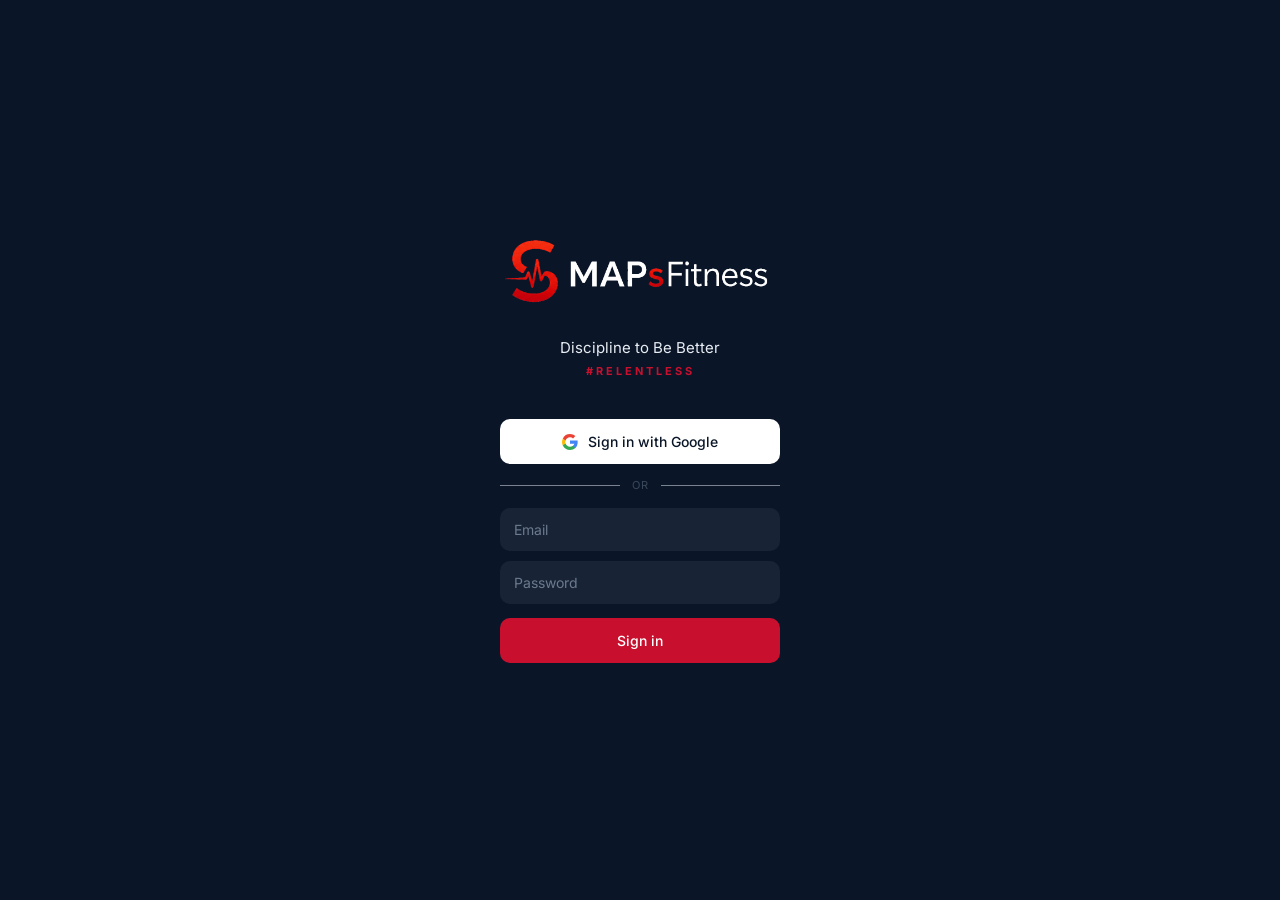
<file: index.html>
<!DOCTYPE html>
<html lang="en" data-theme="dark">
<head>
  <meta charset="UTF-8" />
  <meta name="viewport" content="width=device-width, initial-scale=1.0, viewport-fit=cover, maximum-scale=1.0, user-scalable=no" />
  <meta name="theme-color" content="#0A1628" />
  <meta name="apple-mobile-web-app-capable" content="yes" />
  <meta name="apple-mobile-web-app-status-bar-style" content="black-translucent" />
  <meta name="apple-mobile-web-app-title" content="MAPsFitness" />
  <title>MAPsFitness</title>

  <!-- PWA manifest and icons -->
  <link rel="manifest" href="manifest.json" />
  <link rel="apple-touch-icon" href="assets/icons/apple-touch-icon.png" />
  <link rel="icon" type="image/png" sizes="32x32" href="assets/icons/favicon-32.png" />
  <link rel="icon" type="image/png" sizes="16x16" href="assets/icons/favicon-16.png" />

  <link rel="preconnect" href="https://fonts.googleapis.com" />
  <link rel="preconnect" href="https://fonts.gstatic.com" crossorigin />
  <link rel="stylesheet" href="https://fonts.googleapis.com/css2?family=Inter:wght@400;500;600;700;800&display=swap" />

  <link rel="stylesheet" href="styles.css" />
</head>
<body>

  <!-- ===========================================================
       LOGIN SCREEN
       Active until auth lands in Piece 5. For Piece 2 testing,
       the Sign in buttons just toggle to the app shell.
       =========================================================== -->
  <main class="login-screen" id="screen-login">

    <div class="login-screen__inner">

      <img class="login-logo login-logo--dark" src="assets/logo-full-dark.png" alt="MAPsFitness" />
      <img class="login-logo login-logo--light" src="assets/logo-full-light.png" alt="MAPsFitness" />

      <p class="tagline">Discipline to Be Better</p>
      <p class="hashtag">#RELENTLESS</p>

      <div class="auth-stack">

        <button class="btn btn--google" type="button" data-action="login" aria-label="Sign in with Google">
          <svg class="btn__google-icon" viewBox="0 0 18 18" aria-hidden="true">
            <path fill="#4285F4" d="M17.64 9.2c0-.637-.057-1.251-.164-1.84H9v3.481h4.844c-.209 1.125-.843 2.078-1.796 2.717v2.258h2.908c1.702-1.567 2.684-3.874 2.684-6.615z"/>
            <path fill="#34A853" d="M9 18c2.43 0 4.467-.806 5.956-2.18l-2.908-2.259c-.806.54-1.837.86-3.048.86-2.344 0-4.328-1.584-5.036-3.711H.957v2.332A8.997 8.997 0 0 0 9 18z"/>
            <path fill="#FBBC05" d="M3.964 10.71A5.41 5.41 0 0 1 3.682 9c0-.593.102-1.17.282-1.71V4.958H.957A8.996 8.996 0 0 0 0 9c0 1.452.348 2.827.957 4.042l3.007-2.332z"/>
            <path fill="#EA4335" d="M9 3.58c1.321 0 2.508.454 3.44 1.345l2.582-2.58C13.463.891 11.426 0 9 0A8.997 8.997 0 0 0 .957 4.958L3.964 7.29C4.672 5.163 6.656 3.58 9 3.58z"/>
          </svg>
          Sign in with Google
        </button>

        <div class="divider" aria-hidden="true">
          <span class="divider__line"></span>
          <span class="divider__label">or</span>
          <span class="divider__line"></span>
        </div>

        <input class="input" type="email" placeholder="Email" autocomplete="email" inputmode="email" />
        <input class="input" type="password" placeholder="Password" autocomplete="current-password" />

        <button class="btn btn--primary" type="button" data-action="login">Sign in</button>

      </div>

    </div>

  </main>

  <!-- ===========================================================
       MAIN APP SHELL
       Hidden until login. Login button reveals it for Piece 2.
       =========================================================== -->
  <div class="app" id="app" hidden>

    <!-- Header: S badge + screen title (left), streak pill + theme toggle + profile (right) -->
    <header class="app-header">
      <div class="app-header__brand">
        <img class="app-header__badge" src="assets/logo-s.png" alt="" aria-hidden="true" />
        <div class="app-header__text">
          <div class="app-header__wordmark">MAP<span class="wordmark__accent">s</span>Fitness</div>
          <h2 class="app-header__title" id="screen-title">Today</h2>
        </div>
      </div>
      <div class="app-header__actions">
        <div class="streak-pill" id="streak-pill" title="Logging streak">
          <span class="streak-pill__dot"></span>
          <span class="streak-pill__count">0</span>
          <span class="streak-pill__label">d</span>
        </div>
        <button class="icon-btn" id="theme-toggle" type="button" aria-label="Toggle light or dark theme">
          <svg class="icon-btn__icon icon-btn__icon--sun" viewBox="0 0 24 24" fill="none" stroke="currentColor" stroke-width="2" stroke-linecap="round" stroke-linejoin="round" aria-hidden="true">
            <circle cx="12" cy="12" r="5"/>
            <line x1="12" y1="1" x2="12" y2="3"/>
            <line x1="12" y1="21" x2="12" y2="23"/>
            <line x1="4.22" y1="4.22" x2="5.64" y2="5.64"/>
            <line x1="18.36" y1="18.36" x2="19.78" y2="19.78"/>
            <line x1="1" y1="12" x2="3" y2="12"/>
            <line x1="21" y1="12" x2="23" y2="12"/>
            <line x1="4.22" y1="19.78" x2="5.64" y2="18.36"/>
            <line x1="18.36" y1="5.64" x2="19.78" y2="4.22"/>
          </svg>
          <svg class="icon-btn__icon icon-btn__icon--moon" viewBox="0 0 24 24" fill="none" stroke="currentColor" stroke-width="2" stroke-linecap="round" stroke-linejoin="round" aria-hidden="true">
            <path d="M21 12.79A9 9 0 1 1 11.21 3 7 7 0 0 0 21 12.79z"/>
          </svg>
        </button>
        <button class="profile-btn" id="profile-btn" type="button" aria-label="Open profile and settings">
          <span class="profile-btn__initial">M</span>
        </button>
      </div>
    </header>

    <!-- Main content area: each screen is a section, only one visible at a time -->
    <main class="app-main">

      <section class="screen is-active" data-screen="today">
        <div class="placeholder-card">
          <div class="placeholder-card__label">Today</div>
          <h3 class="placeholder-card__title">Today's lift, weight, calories at a glance</h3>
          <p class="placeholder-card__sub">Real content lands in Phase 1 (lift logging) and Phase 2 (nutrition). For now, this is the layout test.</p>
        </div>
        <div class="placeholder-card placeholder-card--quiet">
          <div class="placeholder-card__label">Streak</div>
          <p class="placeholder-card__sub">Counts every day you log anything. Resets on a missed day. Activates once data starts flowing.</p>
        </div>
      </section>

      <section class="screen" data-screen="workouts">
        <div class="placeholder-card">
          <div class="placeholder-card__label">Workouts</div>
          <h3 class="placeholder-card__title">Your 5-day program, swap any exercise</h3>
          <p class="placeholder-card__sub">Phase 1 seeds your dumbbell program here. Each exercise gets a swap option backed by a curated library.</p>
        </div>
        <div class="placeholder-card placeholder-card--quiet">
          <div class="placeholder-card__label">This week</div>
          <p class="placeholder-card__sub">Pick which days you lift, run, or rest. The lift program advances sequentially. Cardio suggests based on goals.</p>
        </div>
      </section>

      <section class="screen" data-screen="nutrition">
        <div class="placeholder-card">
          <div class="placeholder-card__label">Nutrition</div>
          <h3 class="placeholder-card__title">Calories, macros, water, recipes</h3>
          <p class="placeholder-card__sub">Phase 2 brings USDA food search, the recipe builder, and copy/repeat features. Macro targets adjust by goal.</p>
        </div>
      </section>

      <section class="screen" data-screen="progress">
        <div class="placeholder-card">
          <div class="placeholder-card__label">Progress</div>
          <h3 class="placeholder-card__title">VO2 max, weight, lifting volume, heatmap</h3>
          <p class="placeholder-card__sub">Phase 3 lights up the charts. Each chart has a line / bar / pulse toggle so you pick how data renders.</p>
        </div>
      </section>

    </main>

    <!-- Bottom navigation -->
    <nav class="bottom-nav" aria-label="Primary">

      <button class="nav-tab is-active" type="button" data-tab="today" aria-label="Today">
        <svg class="nav-tab__icon" viewBox="0 0 24 24" fill="none" stroke="currentColor" stroke-width="2" stroke-linecap="round" stroke-linejoin="round" aria-hidden="true">
          <path d="M3 9l9-7 9 7v11a2 2 0 0 1-2 2H5a2 2 0 0 1-2-2z"/>
          <polyline points="9 22 9 12 15 12 15 22"/>
        </svg>
        <span class="nav-tab__label">Today</span>
      </button>

      <button class="nav-tab" type="button" data-tab="workouts" aria-label="Workouts">
        <svg class="nav-tab__icon" viewBox="0 0 24 24" fill="none" stroke="currentColor" stroke-width="2" stroke-linecap="round" stroke-linejoin="round" aria-hidden="true">
          <path d="M6.5 6.5h11"/>
          <path d="M6.5 17.5h11"/>
          <rect x="2" y="9" width="3" height="6" rx="0.5"/>
          <rect x="19" y="9" width="3" height="6" rx="0.5"/>
          <rect x="5" y="10.5" width="14" height="3"/>
        </svg>
        <span class="nav-tab__label">Workouts</span>
      </button>

      <button class="nav-tab" type="button" data-tab="nutrition" aria-label="Nutrition">
        <svg class="nav-tab__icon" viewBox="0 0 24 24" fill="none" stroke="currentColor" stroke-width="2" stroke-linecap="round" stroke-linejoin="round" aria-hidden="true">
          <path d="M16.4 13.7A6.5 6.5 0 1 0 6.28 6.6c-1.1 3.13-.78 3.9-3.18 6.08A3 3 0 0 0 5 18c4 0 8.4-1.8 11.4-4.3"/>
          <path d="m18.5 6 2.19 4.5a6.48 6.48 0 0 1-2.29 7.2C15.4 20.2 11 22 7 22a3 3 0 0 1-2.68-1.66L2.4 16.5"/>
          <circle cx="12.5" cy="8.5" r="2.5"/>
        </svg>
        <span class="nav-tab__label">Nutrition</span>
      </button>

      <button class="nav-tab" type="button" data-tab="progress" aria-label="Progress">
        <svg class="nav-tab__icon" viewBox="0 0 24 24" fill="none" stroke="currentColor" stroke-width="2" stroke-linecap="round" stroke-linejoin="round" aria-hidden="true">
          <polyline points="3 17 9 11 13 15 21 7"/>
          <polyline points="14 7 21 7 21 14"/>
        </svg>
        <span class="nav-tab__label">Progress</span>
      </button>

    </nav>

  </div>

  <script src="app.js"></script>
</body>
</html>
</file>
<file: styles.css>
/* =====================================================
   MAPsFitness — design tokens
   All colors, sizes, and theming live here.
   ===================================================== */

:root {
  /* Brand colors — locked */
  --cardinal: #C8102E;
  --cardinal-soft: rgba(200, 16, 46, 0.14);
  --cardinal-bright: #E84458;
  --emerald: #34D399;
  --powder: #006BA6;

  /* Type scale */
  --font-sans: 'Inter', -apple-system, BlinkMacSystemFont, 'SF Pro Display', system-ui, sans-serif;

  /* Radii */
  --radius-card: 14px;
  --radius-input: 10px;
  --radius-btn: 10px;
  --radius-pill: 999px;

  /* Layout */
  --max-width-form: 280px;
  --header-height: 72px;
  --nav-height: 72px;
  --safe-top: env(safe-area-inset-top, 0px);
  --safe-bottom: env(safe-area-inset-bottom, 0px);
}

/* Dark theme (default) */
:root,
[data-theme="dark"] {
  --bg-base: #0A1628;
  --bg-elevated: #11203A;
  --text-primary: #E8EDF3;
  --text-secondary: #6B7A8F;
  --text-muted: #4A5870;
  --surface-1: rgba(255, 255, 255, 0.04);
  --surface-2: rgba(255, 255, 255, 0.06);
  --surface-3: rgba(255, 255, 255, 0.08);
  --border-hairline: rgba(255, 255, 255, 0.08);
  --nav-bg: rgba(10, 22, 40, 0.92);
}

/* Light theme overrides — flips on data-theme="light" */
[data-theme="light"] {
  --bg-base: #F5F7FA;
  --bg-elevated: #FFFFFF;
  --text-primary: #0A1628;
  --text-secondary: #4A5870;
  --text-muted: #8A95A8;
  --surface-1: rgba(10, 22, 40, 0.04);
  --surface-2: rgba(10, 22, 40, 0.06);
  --surface-3: rgba(10, 22, 40, 0.08);
  --border-hairline: rgba(10, 22, 40, 0.10);
  --nav-bg: rgba(245, 247, 250, 0.92);
}

/* =====================================================
   Reset
   ===================================================== */

*, *::before, *::after {
  box-sizing: border-box;
  margin: 0;
  padding: 0;
}

html, body {
  height: 100%;
  overflow-x: hidden;
}

body {
  font-family: var(--font-sans);
  background: var(--bg-base);
  color: var(--text-primary);
  -webkit-font-smoothing: antialiased;
  -moz-osx-font-smoothing: grayscale;
  line-height: 1.4;
  overscroll-behavior: none;
  transition: background-color 0.2s ease, color 0.2s ease;
}

button {
  font-family: inherit;
  border: none;
  cursor: pointer;
  -webkit-tap-highlight-color: transparent;
  background: transparent;
  color: inherit;
}

input {
  font-family: inherit;
  border: none;
  outline: none;
  background: transparent;
  color: inherit;
}

img {
  display: block;
  max-width: 100%;
  height: auto;
}

[hidden] {
  display: none !important;
}

/* =====================================================
   LOGIN SCREEN
   ===================================================== */

.login-screen {
  min-height: 100vh;
  min-height: 100dvh;
  display: flex;
  flex-direction: column;
  padding: max(24px, var(--safe-top)) 24px max(32px, var(--safe-bottom));
}

.login-screen__inner {
  flex: 1;
  display: flex;
  flex-direction: column;
  align-items: center;
  justify-content: center;
  width: 100%;
  max-width: 420px;
  margin: 0 auto;
  padding: 32px 8px;
}

.login-logo {
  width: min(280px, 75%);
  height: auto;
  margin-bottom: 24px;
}

/* Show dark-bg logo by default and in dark theme, light-bg logo in light theme */
.login-logo--light {
  display: none;
}

[data-theme="light"] .login-logo--dark {
  display: none;
}

[data-theme="light"] .login-logo--light {
  display: block;
}

.tagline {
  font-size: 15px;
  font-weight: 400;
  color: var(--text-primary);
  margin-bottom: 6px;
  text-align: center;
}

.hashtag {
  font-size: 11px;
  letter-spacing: 3px;
  font-weight: 700;
  color: var(--cardinal);
  margin-bottom: 40px;
}

.wordmark__accent {
  color: var(--cardinal);
}

/* =====================================================
   AUTH STACK — buttons, divider, inputs
   ===================================================== */

.auth-stack {
  width: 100%;
  max-width: var(--max-width-form);
  display: flex;
  flex-direction: column;
  gap: 10px;
}

.btn {
  padding: 14px 16px;
  border-radius: var(--radius-btn);
  font-size: 14px;
  font-weight: 500;
  text-align: center;
  display: flex;
  align-items: center;
  justify-content: center;
  gap: 10px;
  transition: transform 0.08s ease, opacity 0.15s ease;
  width: 100%;
}

.btn:active {
  transform: scale(0.985);
}

.btn--google {
  background: #FFFFFF;
  color: #0A1628;
}

.btn--google:hover {
  opacity: 0.95;
}

.btn__google-icon {
  width: 16px;
  height: 16px;
  flex-shrink: 0;
}

.btn--primary {
  background: var(--cardinal);
  color: #FFFFFF;
  margin-top: 4px;
}

.btn--primary:hover {
  opacity: 0.92;
}

.divider {
  display: flex;
  align-items: center;
  gap: 12px;
  margin: 4px 0;
  opacity: 0.5;
}

.divider__line {
  flex: 1;
  height: 1px;
  background: var(--text-primary);
}

.divider__label {
  font-size: 11px;
  color: var(--text-secondary);
  text-transform: uppercase;
  letter-spacing: 1px;
}

.input {
  background: var(--surface-2);
  padding: 13px 14px;
  border-radius: var(--radius-input);
  font-size: 14px;
  color: var(--text-primary);
  width: 100%;
  transition: background 0.15s ease, box-shadow 0.15s ease;
}

.input::placeholder {
  color: var(--text-secondary);
}

.input:focus {
  background: var(--surface-3);
  box-shadow: 0 0 0 1px var(--powder);
}

/* =====================================================
   APP SHELL
   ===================================================== */

.app {
  min-height: 100vh;
  min-height: 100dvh;
  display: flex;
  flex-direction: column;
  padding-top: var(--safe-top);
  padding-bottom: var(--safe-bottom);
}

/* =====================================================
   HEADER
   ===================================================== */

.app-header {
  display: flex;
  justify-content: space-between;
  align-items: flex-start;
  padding: 14px 18px 10px;
  gap: 12px;
}

.app-header__brand {
  display: flex;
  align-items: flex-start;
  gap: 10px;
  min-width: 0;
}

.app-header__badge {
  width: 32px;
  height: 40px;
  object-fit: contain;
  flex-shrink: 0;
  margin-top: 2px;
}

.app-header__text {
  display: flex;
  flex-direction: column;
  min-width: 0;
}

.app-header__wordmark {
  font-size: 13px;
  font-weight: 700;
  letter-spacing: -0.2px;
  color: var(--text-primary);
  margin-bottom: 4px;
}

.app-header__title {
  font-size: 22px;
  font-weight: 600;
  letter-spacing: -0.5px;
  color: var(--text-primary);
}

.app-header__actions {
  display: flex;
  align-items: center;
  gap: 8px;
  flex-shrink: 0;
}

/* Streak pill */
.streak-pill {
  display: flex;
  align-items: center;
  gap: 5px;
  background: var(--cardinal-soft);
  padding: 6px 10px;
  border-radius: var(--radius-pill);
}

.streak-pill__dot {
  width: 5px;
  height: 5px;
  border-radius: 50%;
  background: var(--cardinal);
}

.streak-pill__count {
  font-size: 12px;
  font-weight: 600;
  color: var(--cardinal-bright);
}

.streak-pill__label {
  font-size: 10px;
  font-weight: 600;
  color: var(--cardinal-bright);
  opacity: 0.75;
}

/* Icon buttons (theme toggle) */
.icon-btn {
  width: 32px;
  height: 32px;
  border-radius: 8px;
  background: var(--surface-2);
  display: flex;
  align-items: center;
  justify-content: center;
  color: var(--text-primary);
  transition: background 0.15s ease, transform 0.08s ease;
}

.icon-btn:active {
  transform: scale(0.94);
}

.icon-btn:hover {
  background: var(--surface-3);
}

.icon-btn__icon {
  width: 16px;
  height: 16px;
}

/* Show sun in dark mode (so user knows tap = go light), moon in light mode */
.icon-btn__icon--moon {
  display: none;
}

[data-theme="light"] .icon-btn__icon--sun {
  display: none;
}

[data-theme="light"] .icon-btn__icon--moon {
  display: block;
}

/* Profile button */
.profile-btn {
  width: 32px;
  height: 32px;
  border-radius: var(--radius-pill);
  background: var(--cardinal);
  color: #FFFFFF;
  display: flex;
  align-items: center;
  justify-content: center;
  transition: transform 0.08s ease;
}

.profile-btn:active {
  transform: scale(0.94);
}

.profile-btn__initial {
  font-size: 13px;
  font-weight: 700;
  letter-spacing: -0.2px;
}

/* =====================================================
   MAIN — screen routing
   ===================================================== */

.app-main {
  flex: 1;
  padding: 8px 16px calc(var(--nav-height) + 24px);
  overflow-y: auto;
  -webkit-overflow-scrolling: touch;
}

.screen {
  display: none;
}

.screen.is-active {
  display: block;
}

/* Placeholder cards (Piece 2 only — replaced with real content in later pieces) */
.placeholder-card {
  background: var(--surface-1);
  border-radius: var(--radius-card);
  padding: 18px 16px;
  margin-bottom: 12px;
}

.placeholder-card--quiet {
  background: transparent;
  border: 0.5px solid var(--border-hairline);
}

.placeholder-card__label {
  font-size: 10px;
  font-weight: 600;
  color: var(--text-secondary);
  text-transform: uppercase;
  letter-spacing: 1.2px;
  margin-bottom: 10px;
}

.placeholder-card__title {
  font-size: 17px;
  font-weight: 500;
  color: var(--text-primary);
  margin-bottom: 8px;
  letter-spacing: -0.2px;
  line-height: 1.3;
}

.placeholder-card__sub {
  font-size: 13px;
  color: var(--text-secondary);
  line-height: 1.5;
}

/* =====================================================
   BOTTOM NAV
   ===================================================== */

.bottom-nav {
  position: fixed;
  bottom: 0;
  left: 0;
  right: 0;
  background: var(--nav-bg);
  -webkit-backdrop-filter: blur(20px);
  backdrop-filter: blur(20px);
  border-top: 0.5px solid var(--border-hairline);
  padding: 10px 8px calc(12px + var(--safe-bottom));
  display: flex;
  justify-content: space-around;
  align-items: flex-start;
  z-index: 10;
}

.nav-tab {
  display: flex;
  flex-direction: column;
  align-items: center;
  gap: 3px;
  padding: 4px 8px;
  color: var(--text-secondary);
  transition: color 0.15s ease, transform 0.08s ease;
  min-width: 60px;
}

.nav-tab:active {
  transform: scale(0.95);
}

.nav-tab.is-active {
  color: var(--cardinal);
}

.nav-tab__icon {
  width: 22px;
  height: 22px;
  stroke-width: 2;
}

.nav-tab.is-active .nav-tab__icon {
  stroke-width: 2.3;
}

.nav-tab__label {
  font-size: 10px;
  font-weight: 500;
  letter-spacing: 0.1px;
}

.nav-tab.is-active .nav-tab__label {
  font-weight: 600;
}

/* =====================================================
   Reduced motion — respect user preference
   ===================================================== */

@media (prefers-reduced-motion: reduce) {
  * {
    transition: none !important;
    animation: none !important;
  }
}
</file>
